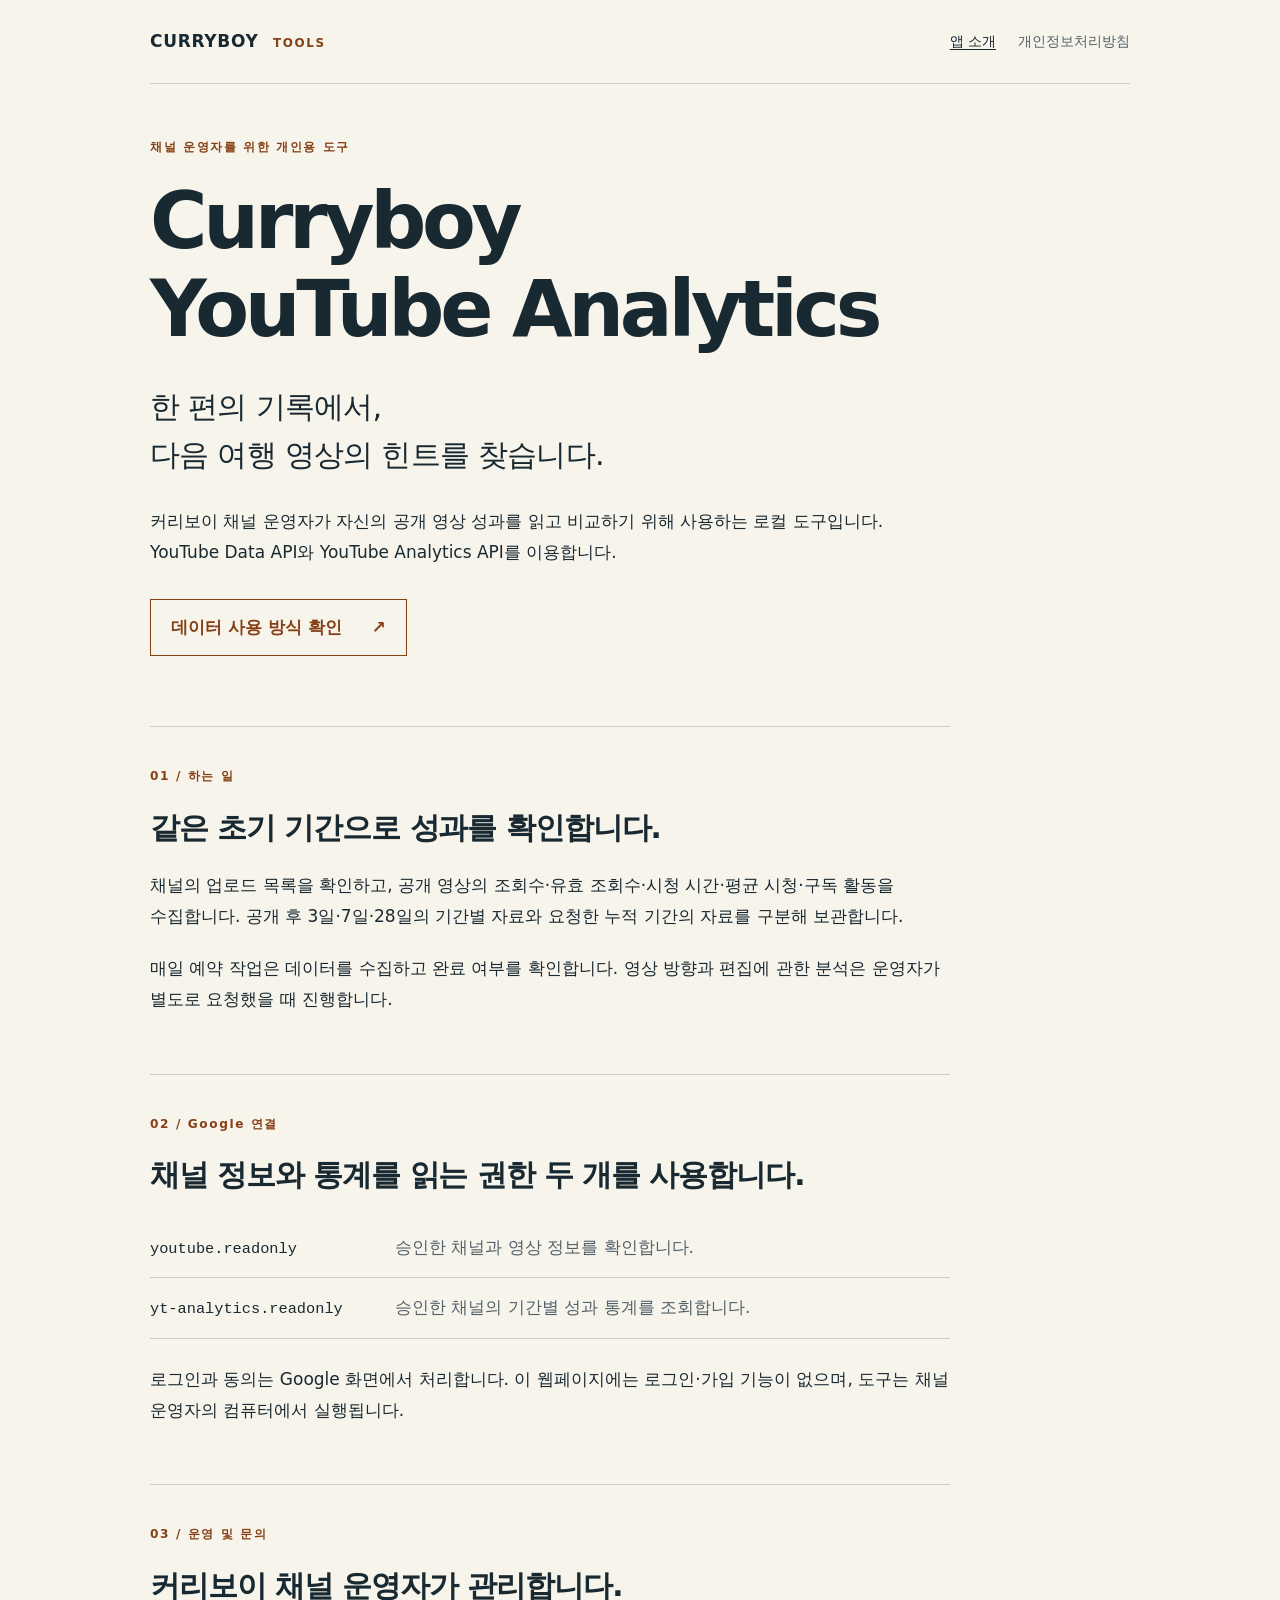
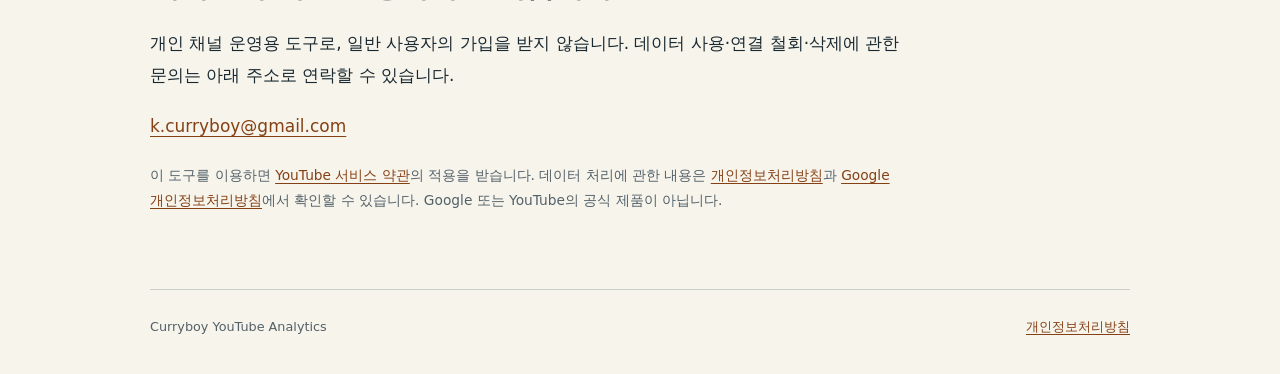
<file: index.html>
<!doctype html>
<html lang="ko">
<head>
  <meta charset="utf-8">
  <meta name="viewport" content="width=device-width, initial-scale=1">
  <meta name="description" content="커리보이 채널 운영자를 위한 개인용 YouTube 성과 수집 도구 소개와 개인정보처리방침.">
  <title>Curryboy YouTube Analytics</title>
  <link rel="stylesheet" href="styles.css">
</head>
<body>
<a class="skip" href="#main">본문으로 이동</a>
<header class="shell"><a class="brand" href="index.html">CURRYBOY <span>TOOLS</span></a><nav aria-label="주 메뉴"><a href="index.html" aria-current="page">앱 소개</a><a href="privacy.html">개인정보처리방침</a></nav></header>
<main id="main" class="shell">
  <section class="hero" aria-labelledby="title">
    <p class="eyebrow">채널 운영자를 위한 개인용 도구</p>
    <h1 id="title">Curryboy<br>YouTube Analytics</h1>
    <p class="lead">한 편의 기록에서,<br>다음 여행 영상의 힌트를 찾습니다.</p>
    <p>커리보이 채널 운영자가 자신의 공개 영상 성과를 읽고 비교하기 위해 사용하는 로컬 도구입니다. YouTube Data API와 YouTube Analytics API를 이용합니다.</p>
    <a class="button" href="privacy.html">데이터 사용 방식 확인 <span aria-hidden="true">↗</span></a>
  </section>
  <section class="section" aria-labelledby="purpose"><p class="eyebrow">01 / 하는 일</p><h2 id="purpose">같은 초기 기간으로 성과를 확인합니다.</h2><p>채널의 업로드 목록을 확인하고, 공개 영상의 조회수·유효 조회수·시청 시간·평균 시청·구독 활동을 수집합니다. 공개 후 3일·7일·28일의 기간별 자료와 요청한 누적 기간의 자료를 구분해 보관합니다.</p><p>매일 예약 작업은 데이터를 수집하고 완료 여부를 확인합니다. 영상 방향과 편집에 관한 분석은 운영자가 별도로 요청했을 때 진행합니다.</p></section>
  <section class="section" aria-labelledby="permissions"><p class="eyebrow">02 / Google 연결</p><h2 id="permissions">채널 정보와 통계를 읽는 권한 두 개를 사용합니다.</h2><dl class="permissions"><div><dt><code>youtube.readonly</code></dt><dd>승인한 채널과 영상 정보를 확인합니다.</dd></div><div><dt><code>yt-analytics.readonly</code></dt><dd>승인한 채널의 기간별 성과 통계를 조회합니다.</dd></div></dl><p>로그인과 동의는 Google 화면에서 처리합니다. 이 웹페이지에는 로그인·가입 기능이 없으며, 도구는 채널 운영자의 컴퓨터에서 실행됩니다.</p></section>
  <section class="section" aria-labelledby="operator"><p class="eyebrow">03 / 운영 및 문의</p><h2 id="operator">커리보이 채널 운영자가 관리합니다.</h2><p>개인 채널 운영용 도구로, 일반 사용자의 가입을 받지 않습니다. 데이터 사용·연결 철회·삭제에 관한 문의는 아래 주소로 연락할 수 있습니다.</p><p><a href="mailto:k.curryboy@gmail.com">k.curryboy@gmail.com</a></p><p id="terms" class="small">이 도구를 이용하면 <a href="https://www.youtube.com/t/terms">YouTube 서비스 약관</a>의 적용을 받습니다. 데이터 처리에 관한 내용은 <a href="privacy.html">개인정보처리방침</a>과 <a href="https://policies.google.com/privacy">Google 개인정보처리방침</a>에서 확인할 수 있습니다. Google 또는 YouTube의 공식 제품이 아닙니다.</p></section>
</main>
<footer class="shell"><span>Curryboy YouTube Analytics</span><a href="privacy.html">개인정보처리방침</a></footer>
</body>
</html>
</file>
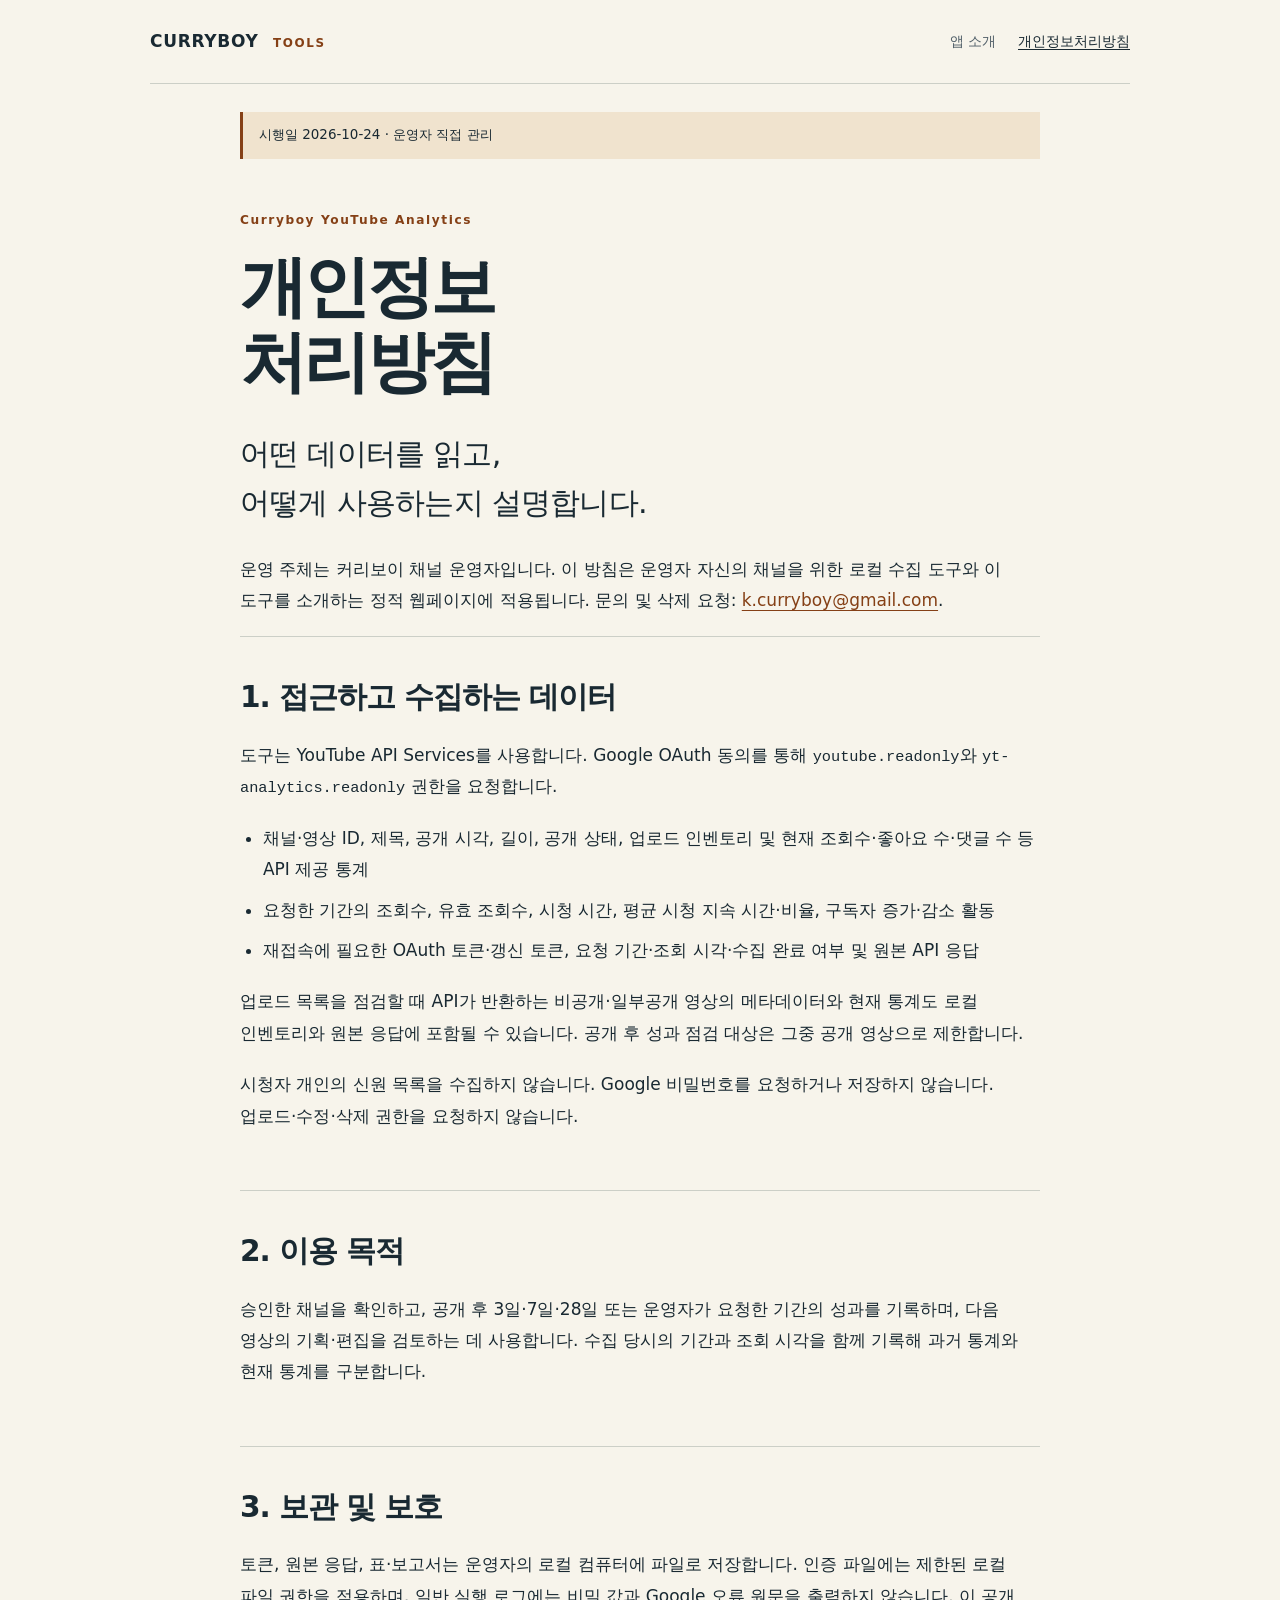
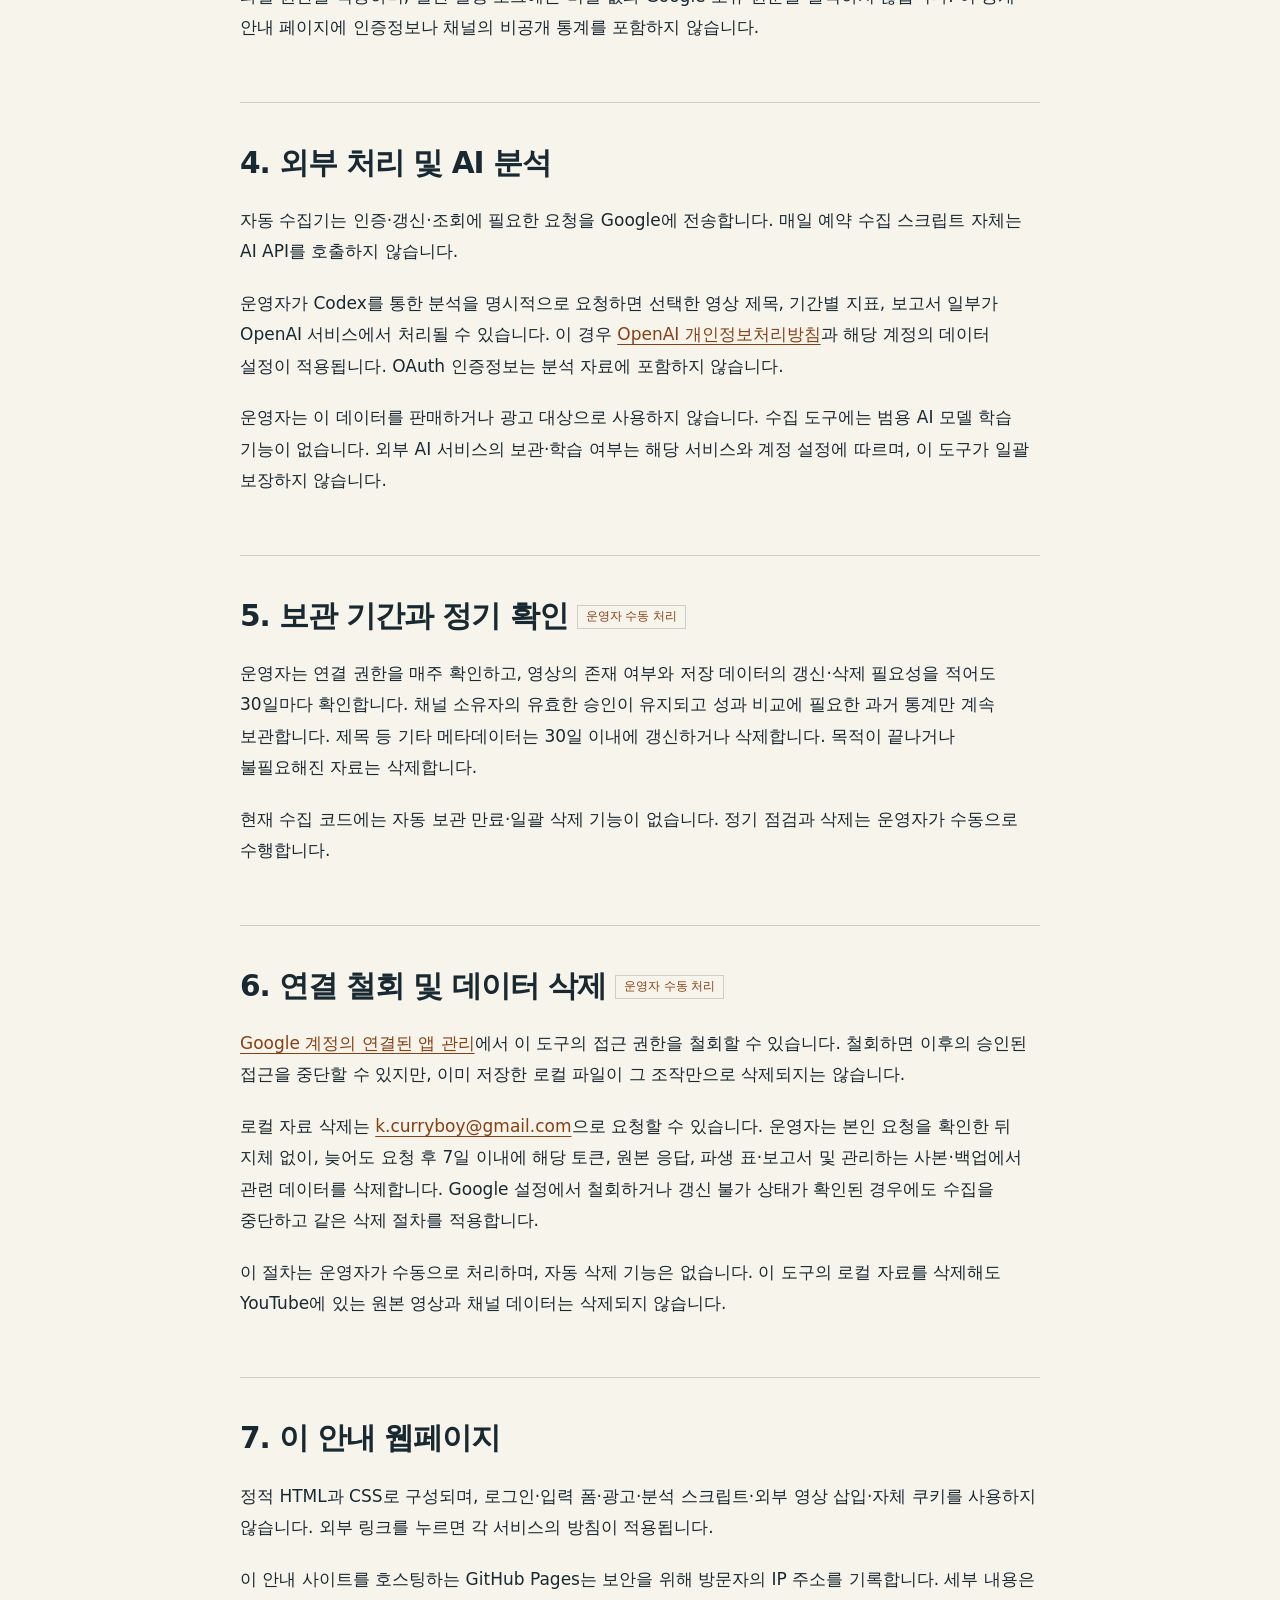
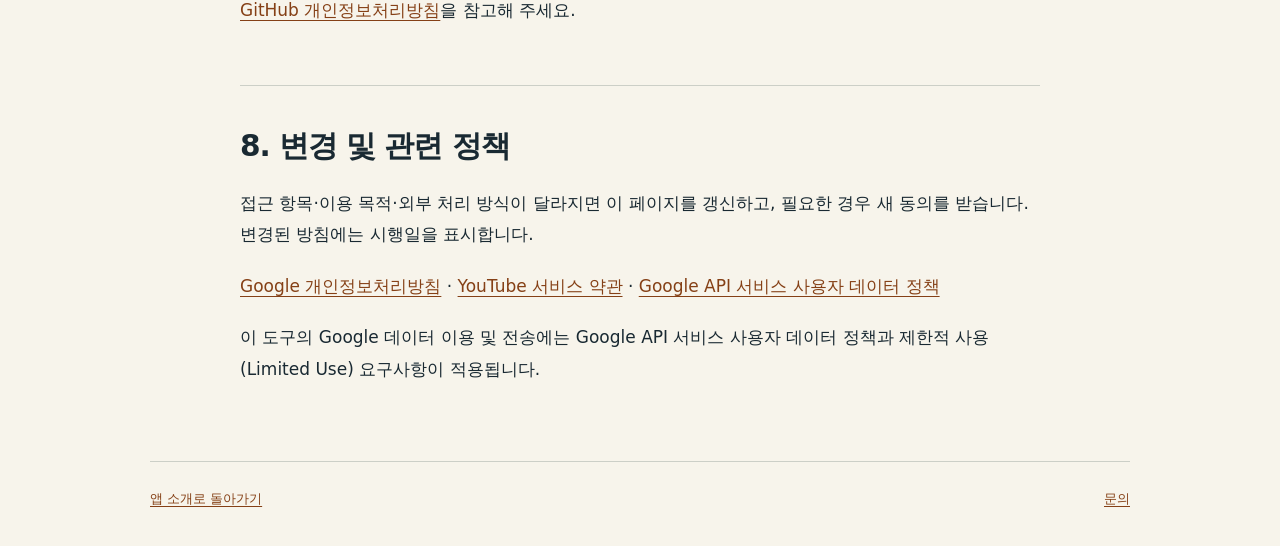
<file: privacy.html>
<!doctype html>
<html lang="ko">
<head>
  <meta charset="utf-8">
  <meta name="viewport" content="width=device-width, initial-scale=1">
  <meta name="description" content="Curryboy YouTube Analytics의 Google 데이터 접근, 보관, 분석, 공유 및 삭제에 관한 방침.">
  <title>개인정보처리방침 · Curryboy YouTube Analytics</title>
  <link rel="stylesheet" href="styles.css">
</head>
<body>
<a class="skip" href="#main">본문으로 이동</a>
<header class="shell"><a class="brand" href="index.html">CURRYBOY <span>TOOLS</span></a><nav aria-label="주 메뉴"><a href="index.html">앱 소개</a><a href="privacy.html" aria-current="page">개인정보처리방침</a></nav></header>
<main id="main" class="shell policy">
  <p class="effective">시행일 2026-10-24 · 운영자 직접 관리</p>
  <p class="eyebrow">Curryboy YouTube Analytics</p>
  <h1>개인정보<br>처리방침</h1>
  <p class="lead">어떤 데이터를 읽고,<br>어떻게 사용하는지 설명합니다.</p>
  <p>운영 주체는 커리보이 채널 운영자입니다. 이 방침은 운영자 자신의 채널을 위한 로컬 수집 도구와 이 도구를 소개하는 정적 웹페이지에 적용됩니다. 문의 및 삭제 요청: <a href="mailto:k.curryboy@gmail.com">k.curryboy@gmail.com</a>.</p>
  <section class="section" aria-labelledby="data"><h2 id="data">1. 접근하고 수집하는 데이터</h2><p>도구는 YouTube API Services를 사용합니다. Google OAuth 동의를 통해 <code>youtube.readonly</code>와 <code>yt-analytics.readonly</code> 권한을 요청합니다.</p><ul><li>채널·영상 ID, 제목, 공개 시각, 길이, 공개 상태, 업로드 인벤토리 및 현재 조회수·좋아요 수·댓글 수 등 API 제공 통계</li><li>요청한 기간의 조회수, 유효 조회수, 시청 시간, 평균 시청 지속 시간·비율, 구독자 증가·감소 활동</li><li>재접속에 필요한 OAuth 토큰·갱신 토큰, 요청 기간·조회 시각·수집 완료 여부 및 원본 API 응답</li></ul><p>업로드 목록을 점검할 때 API가 반환하는 비공개·일부공개 영상의 메타데이터와 현재 통계도 로컬 인벤토리와 원본 응답에 포함될 수 있습니다. 공개 후 성과 점검 대상은 그중 공개 영상으로 제한합니다.</p><p>시청자 개인의 신원 목록을 수집하지 않습니다. Google 비밀번호를 요청하거나 저장하지 않습니다. 업로드·수정·삭제 권한을 요청하지 않습니다.</p></section>
  <section class="section" aria-labelledby="use"><h2 id="use">2. 이용 목적</h2><p>승인한 채널을 확인하고, 공개 후 3일·7일·28일 또는 운영자가 요청한 기간의 성과를 기록하며, 다음 영상의 기획·편집을 검토하는 데 사용합니다. 수집 당시의 기간과 조회 시각을 함께 기록해 과거 통계와 현재 통계를 구분합니다.</p></section>
  <section class="section" aria-labelledby="storage"><h2 id="storage">3. 보관 및 보호</h2><p>토큰, 원본 응답, 표·보고서는 운영자의 로컬 컴퓨터에 파일로 저장합니다. 인증 파일에는 제한된 로컬 파일 권한을 적용하며, 일반 실행 로그에는 비밀 값과 Google 오류 원문을 출력하지 않습니다. 이 공개 안내 페이지에 인증정보나 채널의 비공개 통계를 포함하지 않습니다.</p></section>
  <section class="section" aria-labelledby="sharing"><h2 id="sharing">4. 외부 처리 및 AI 분석</h2><p>자동 수집기는 인증·갱신·조회에 필요한 요청을 Google에 전송합니다. 매일 예약 수집 스크립트 자체는 AI API를 호출하지 않습니다.</p><p>운영자가 Codex를 통한 분석을 명시적으로 요청하면 선택한 영상 제목, 기간별 지표, 보고서 일부가 OpenAI 서비스에서 처리될 수 있습니다. 이 경우 <a href="https://openai.com/policies/privacy-policy/">OpenAI 개인정보처리방침</a>과 해당 계정의 데이터 설정이 적용됩니다. OAuth 인증정보는 분석 자료에 포함하지 않습니다.</p><p>운영자는 이 데이터를 판매하거나 광고 대상으로 사용하지 않습니다. 수집 도구에는 범용 AI 모델 학습 기능이 없습니다. 외부 AI 서비스의 보관·학습 여부는 해당 서비스와 계정 설정에 따르며, 이 도구가 일괄 보장하지 않습니다.</p></section>
  <section class="section" aria-labelledby="retention"><h2 id="retention">5. 보관 기간과 정기 확인 <span class="manual">운영자 수동 처리</span></h2><p>운영자는 연결 권한을 매주 확인하고, 영상의 존재 여부와 저장 데이터의 갱신·삭제 필요성을 적어도 30일마다 확인합니다. 채널 소유자의 유효한 승인이 유지되고 성과 비교에 필요한 과거 통계만 계속 보관합니다. 제목 등 기타 메타데이터는 30일 이내에 갱신하거나 삭제합니다. 목적이 끝나거나 불필요해진 자료는 삭제합니다.</p><p>현재 수집 코드에는 자동 보관 만료·일괄 삭제 기능이 없습니다. 정기 점검과 삭제는 운영자가 수동으로 수행합니다.</p></section>
  <section class="section" aria-labelledby="deletion"><h2 id="deletion">6. 연결 철회 및 데이터 삭제 <span class="manual">운영자 수동 처리</span></h2><p><a href="https://security.google.com/settings/security/permissions">Google 계정의 연결된 앱 관리</a>에서 이 도구의 접근 권한을 철회할 수 있습니다. 철회하면 이후의 승인된 접근을 중단할 수 있지만, 이미 저장한 로컬 파일이 그 조작만으로 삭제되지는 않습니다.</p><p>로컬 자료 삭제는 <a href="mailto:k.curryboy@gmail.com">k.curryboy@gmail.com</a>으로 요청할 수 있습니다. 운영자는 본인 요청을 확인한 뒤 지체 없이, 늦어도 요청 후 7일 이내에 해당 토큰, 원본 응답, 파생 표·보고서 및 관리하는 사본·백업에서 관련 데이터를 삭제합니다. Google 설정에서 철회하거나 갱신 불가 상태가 확인된 경우에도 수집을 중단하고 같은 삭제 절차를 적용합니다.</p><p>이 절차는 운영자가 수동으로 처리하며, 자동 삭제 기능은 없습니다. 이 도구의 로컬 자료를 삭제해도 YouTube에 있는 원본 영상과 채널 데이터는 삭제되지 않습니다.</p></section>
  <section class="section" aria-labelledby="website"><h2 id="website">7. 이 안내 웹페이지</h2><p>정적 HTML과 CSS로 구성되며, 로그인·입력 폼·광고·분석 스크립트·외부 영상 삽입·자체 쿠키를 사용하지 않습니다. 외부 링크를 누르면 각 서비스의 방침이 적용됩니다.</p><p>이 안내 사이트를 호스팅하는 GitHub Pages는 보안을 위해 방문자의 IP 주소를 기록합니다. 세부 내용은 <a href="https://docs.github.com/en/site-policy/privacy-policies/github-general-privacy-statement">GitHub 개인정보처리방침</a>을 참고해 주세요.</p></section>
  <section class="section" aria-labelledby="changes"><h2 id="changes">8. 변경 및 관련 정책</h2><p>접근 항목·이용 목적·외부 처리 방식이 달라지면 이 페이지를 갱신하고, 필요한 경우 새 동의를 받습니다. 변경된 방침에는 시행일을 표시합니다.</p><p><a href="https://policies.google.com/privacy">Google 개인정보처리방침</a> · <a href="https://www.youtube.com/t/terms">YouTube 서비스 약관</a> · <a href="https://developers.google.com/terms/api-services-user-data-policy">Google API 서비스 사용자 데이터 정책</a></p><p>이 도구의 Google 데이터 이용 및 전송에는 Google API 서비스 사용자 데이터 정책과 제한적 사용(Limited Use) 요구사항이 적용됩니다.</p></section>
</main>
<footer class="shell"><a href="index.html">앱 소개로 돌아가기</a><a href="mailto:k.curryboy@gmail.com">문의</a></footer>
</body>
</html>
</file>
<file: styles.css>
/* Dependency-free public information pages. */
:root{color-scheme:light;--paper:#f7f4eb;--ink:#192932;--muted:#53616a;--line:#cccfc7;--accent:#854016;--soft:#f0e3ce}
*{box-sizing:border-box}
body{margin:0;background:var(--paper);color:var(--ink);font:17px/1.85 system-ui,-apple-system,"Apple SD Gothic Neo","Malgun Gothic",sans-serif;word-break:keep-all;overflow-wrap:anywhere}
a{color:var(--accent);text-underline-offset:.22em}
a:focus-visible{outline:3px solid var(--accent);outline-offset:5px}
.shell{width:min(100% - 48px,980px);margin-inline:auto}
header{display:flex;align-items:center;justify-content:space-between;gap:20px;padding-block:26px;border-bottom:1px solid var(--line)}
.brand{font-weight:800;letter-spacing:.04em;text-decoration:none;color:var(--ink)}
.brand span{color:var(--accent);font-size:.7em;letter-spacing:.14em;margin-left:8px}
nav{display:flex;flex-wrap:wrap;gap:22px;font-size:.85rem}
nav a{color:var(--muted);text-decoration:none}
nav a[aria-current]{color:var(--ink);text-decoration:underline}
.effective{border-left:3px solid var(--accent);padding:12px 16px;background:var(--soft);font-size:.84rem;line-height:1.7;margin-block:28px 0}
.hero{padding-block:52px 70px;max-width:770px}
.eyebrow{font-size:.76rem;font-weight:750;letter-spacing:.13em;color:var(--accent);margin:0 0 18px}
h1{font-size:clamp(2.5rem,7.2vw,4.9rem);line-height:1.12;letter-spacing:-.055em;margin:0 0 30px;font-weight:780}
h2{font-size:clamp(1.35rem,3.5vw,1.85rem);line-height:1.5;letter-spacing:-.035em;margin:0 0 20px}
p{margin:0 0 20px}
.lead{font-size:clamp(1.35rem,3.3vw,1.9rem);line-height:1.6;letter-spacing:-.025em;margin-bottom:26px}
.button{display:inline-flex;align-items:center;gap:30px;margin-top:10px;padding:12px 20px;border:1px solid var(--accent);text-decoration:none;font-weight:650}
.section{border-top:1px solid var(--line);padding-block:38px;max-width:800px}
.section:last-child{padding-bottom:56px}
.permissions{margin:0 0 25px}
.permissions div{display:grid;grid-template-columns:225px 1fr;gap:20px;padding:14px 0;border-bottom:1px solid var(--line)}
dd{margin:0;color:var(--muted)}
code{font: .9em/1.6 ui-monospace,SFMono-Regular,Consolas,monospace;overflow-wrap:anywhere}
.small{font-size:.86rem;color:var(--muted)}
.policy{max-width:800px}
.policy>.eyebrow{margin-top:50px}
.policy h1{font-size:clamp(2.7rem,7vw,4.2rem)}
.policy ul{padding-left:1.35em;margin:0 0 20px}
.policy li{margin-block:9px}
.manual{display:inline-block;font-size:.72rem;font-weight:500;letter-spacing:0;color:var(--accent);padding:2px 8px;border:1px solid var(--line);vertical-align:middle}
footer{display:flex;justify-content:space-between;flex-wrap:wrap;gap:12px;padding-block:25px 35px;border-top:1px solid var(--line);font-size:.8rem;color:var(--muted)}
.skip{position:absolute;left:12px;top:-100px;padding:8px 14px;background:var(--paper);z-index:2}
.skip:focus{top:12px}
@media(max-width:600px){.shell{width:calc(100% - 36px)}header{align-items:flex-start;flex-direction:column;gap:12px;padding-block:20px}nav{gap:18px}.hero{padding-block:38px 48px}.section{padding-block:28px}.permissions div{grid-template-columns:1fr;gap:4px}.policy>.eyebrow{margin-top:35px}.effective{padding:10px 12px}}
@media print{body{background:white;color:black;font-size:11pt}.shell{width:100%}nav,.button,.skip{display:none}h1{font-size:28pt}.section{break-inside:avoid}.effective{border:1px solid #999}.hero{padding-block:25px}}
</file>
